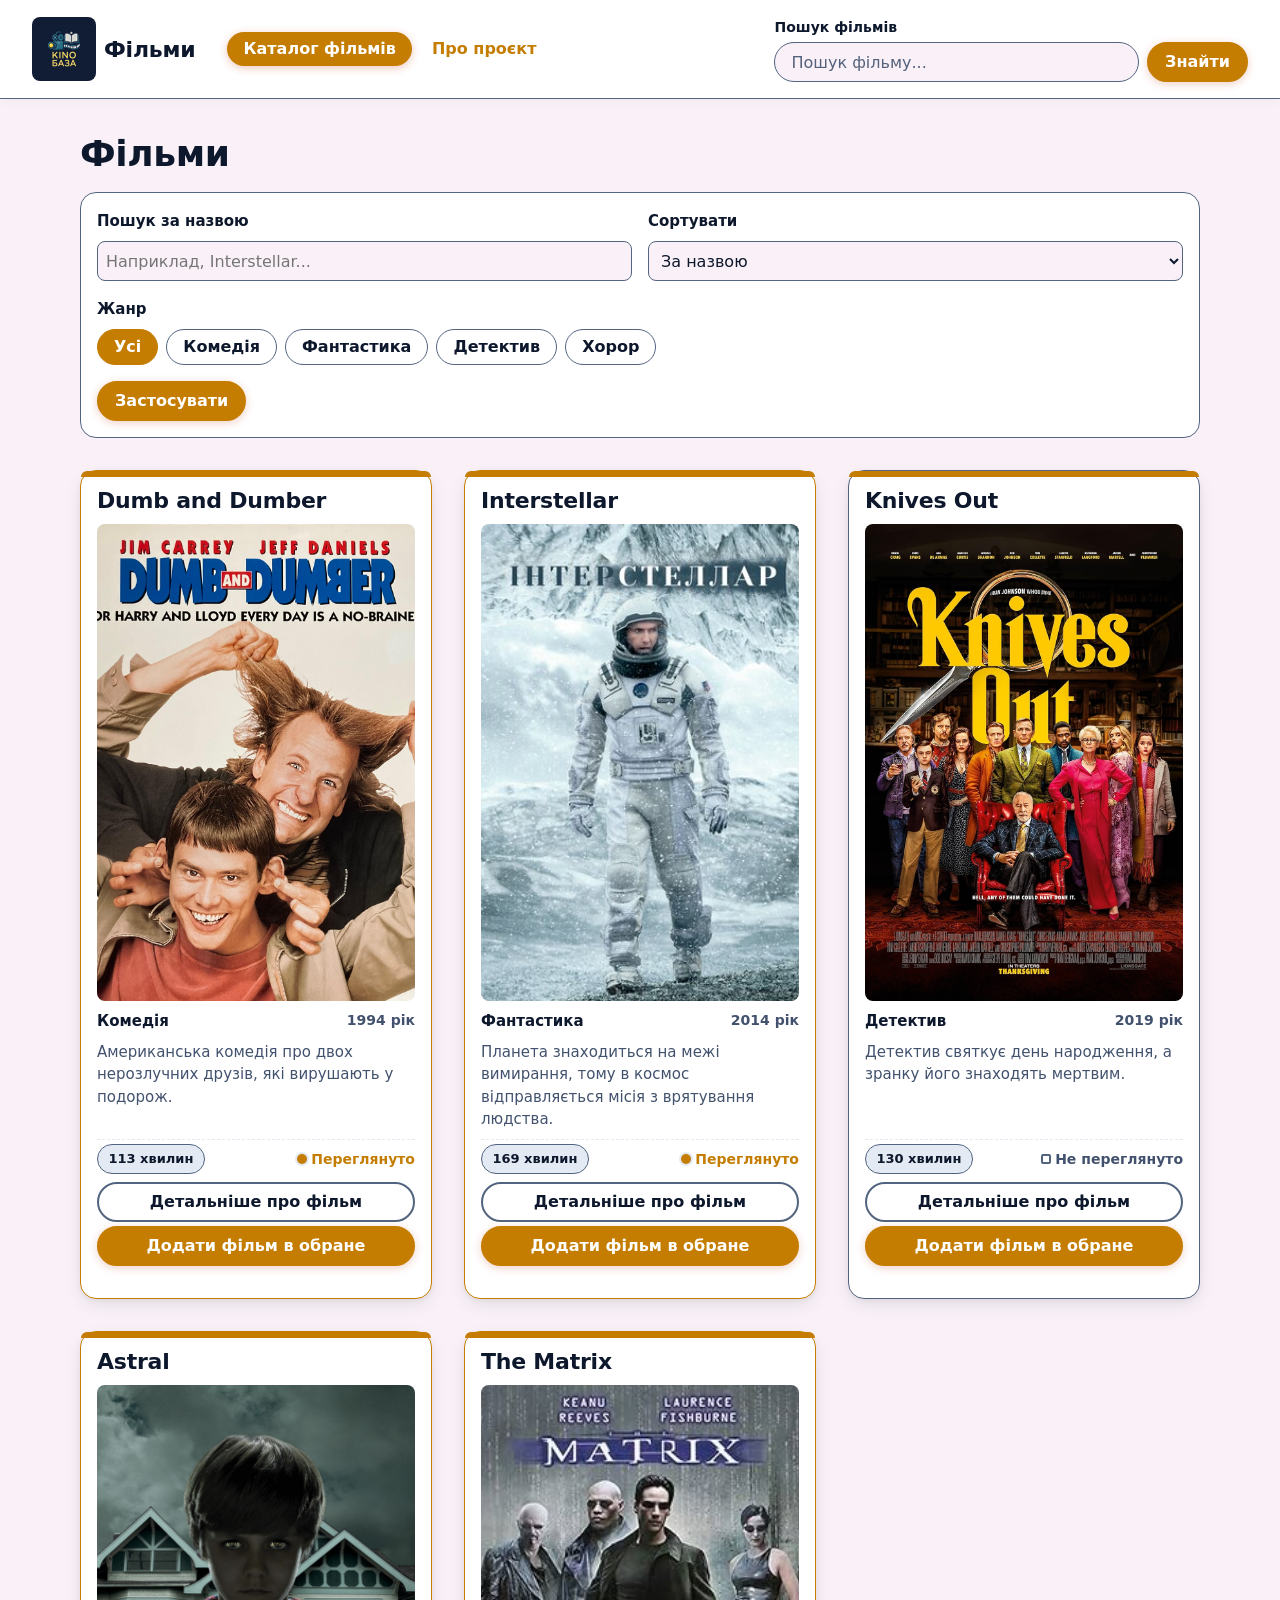
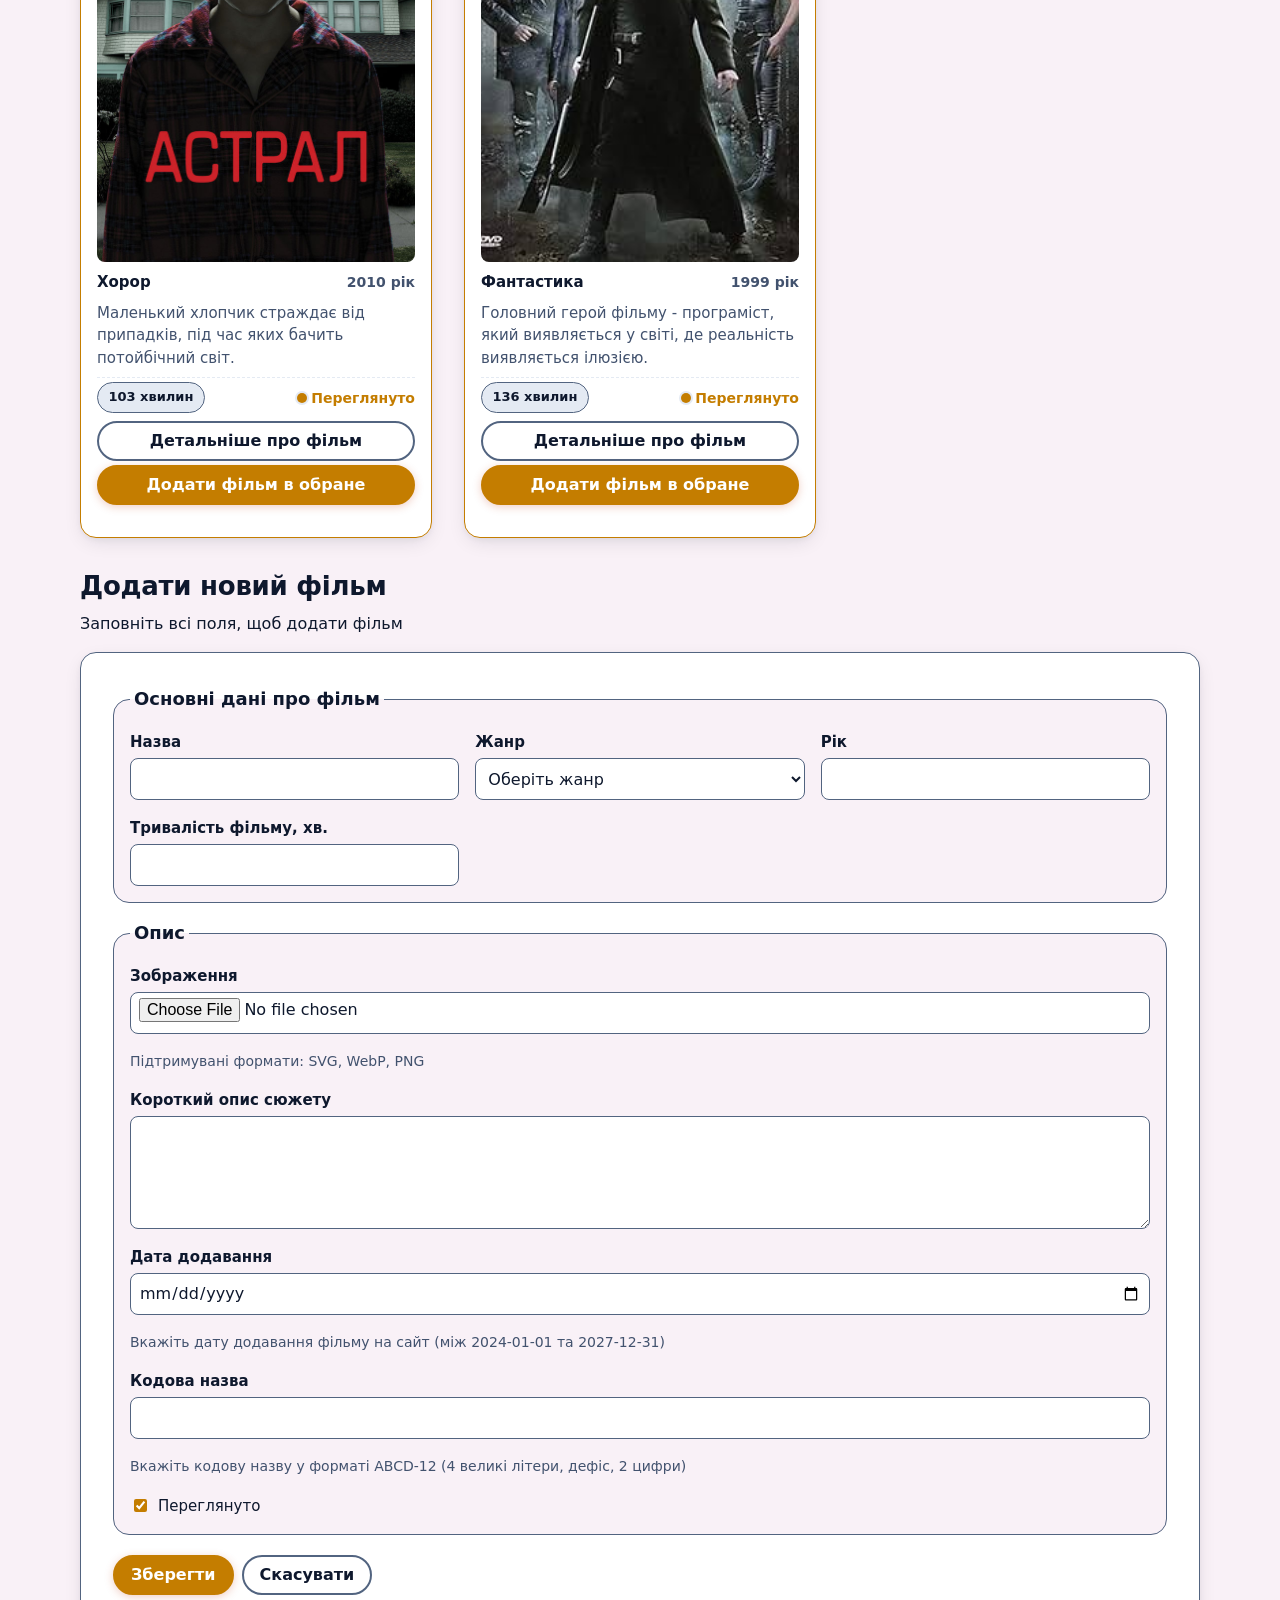
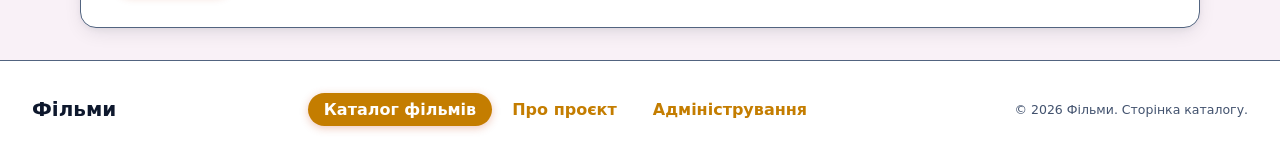
<file: index.html>
<!DOCTYPE html>
<html lang="uk">
<head>
  <meta charset="UTF-8">
  <title>Film catalog | by Bachysh</title>
  <meta name="viewport" content="width=device-width, initial-scale=1">
  <meta name="description" content="Каталог фільмів з можливістю додавання нових фільмів та сортування за різними критеріями.">
  <link rel="icon" href="favicon.ico" sizes="any">
  <link rel="stylesheet" href="css/main.css">
</head>
<body>
  <a class="skip-link" href="#content">До фільмів</a>

  <header class="site-header">
    <p class="site-header__brand">
      <a class="site-header__logo" href="index.html">
        <img src="favicon.ico" width="64" height="64" alt="logo">
        Фільми
      </a>
    </p>

    <nav class="site-nav" aria-label="Основна навігація">
      <ul class="site-nav__list">
        <li><a class="site-nav__link" href="index.html" aria-current="page">Каталог фільмів</a></li>
        <li><a class="site-nav__link" href="about.html">Про проєкт</a></li>
      </ul>
    </nav>

    <search class="site-search">
      <form class="site-search__form" action="index.html" method="get" role="search">
        <label class="site-search__label" for="search_field">Пошук фільмів</label>
        <input class="site-search__input" id="search_field" name="q" type="search" placeholder="Пошук фільму..." maxlength="80">
        <button class="button button--primary" type="submit">Знайти</button>
      </form>
    </search>
  </header>

  <main class="page" id="content">
    <section id="menu" aria-labelledby="menu-title">
      <h1 id="menu-title">Фільми</h1>

<form class="filters" action="index.html" method="get">
        <p class="filters__field">
          <label class="filters__label" for="filter-q">Пошук за назвою</label>
          <input class="filters__control" id="filter-q" name="q" type="search" placeholder="Наприклад, Interstellar...">
        </p>

        <p class="filters__field">
          <label class="filters__label" for="sort">Сортувати</label>
          <select class="filters__control" id="sort" name="sort">
            <option value="name" selected>За назвою</option>
            <option value="year-asc">За роком: спочатку старі</option>
            <option value="year-desc">За роком: спочатку нові</option>
            <option value="duration-asc">За тривалістю: спочатку короткі</option>
            <option value="duration-desc">За тривалістю: спочатку довгі</option>
          </select>
        </p>

        <fieldset class="filters__categories">
          <legend class="filters__legend">Жанр</legend>
          <div class="chips">
            <label class="chip">
              <input class="chip__input" type="radio" name="category" value="all" checked>
              Усі
            </label>
            <label class="chip">
              <input class="chip__input" type="radio" name="category" value="comedy">
              Комедія
            </label>
            <label class="chip">
              <input class="chip__input" type="radio" name="category" value="fantasy">
              Фантастика
            </label>
            <label class="chip">
              <input class="chip__input" type="radio" name="category" value="detective">
              Детектив
            </label>
            <label class="chip">
              <input class="chip__input" type="radio" name="category" value="horror">
              Хорор
            </label>
          </div>
        </fieldset>

        <p class="filters__field filters__field--action">
          <button class="button button--primary" type="submit">Застосувати</button>
        </p>
      </form>

<ul class="catalog__list">
        <li class="catalog__item">
          <article class="card card--watched">
            <h2 class="card__title">
              <a class="card__title-link" href="details.html">Dumb and Dumber</a>
            </h2>
            <p class="card__media">
              <img src="images/dumb_and_dumber.jpg" width="256" height="320" alt="dumb_and_dumber">
            </p>
            <div class="card__top-meta">
              <p class="card__genre">Комедія</p>
              <p class="card__year"><data value="1994">1994 рік</data></p>
            </div>
            <p class="card__description">Американська комедія про двох нерозлучних друзів, які вирушають у подорож.</p>
            <div class="card__footer">
              <p class="card__duration"><data value="113">113 хвилин</data></p>
              <p class="status status--watched">Переглянуто</p>
            </div>
            <p class="card__actions">
              <a class="button button--secondary" href="details.html">Детальніше про фільм</a>
              <button class="button button--primary" type="button">Додати фільм в обране</button>
            </p>
          </article>
        </li>

        <li class="catalog__item">
          <article class="card card--watched">
            <h2 class="card__title">
              <a class="card__title-link" href="details.html">Interstellar</a>
            </h2>
            <p class="card__media">
              <img src="images/interstellar.jpg" width="256" height="320" alt="film2">
            </p>
            <div class="card__top-meta">
              <p class="card__genre">Фантастика</p>
              <p class="card__year"><data value="2014">2014 рік</data></p>
            </div>
            <p class="card__description">Планета знаходиться на межі вимирання, тому в космос відправляється місія з врятування людства.</p>
            <div class="card__footer">
              <p class="card__duration"><data value="169">169 хвилин</data></p>
              <p class="status status--watched">Переглянуто</p>
            </div>
            <p class="card__actions">
              <a class="button button--secondary" href="details.html">Детальніше про фільм</a>
              <button class="button button--primary" type="button">Додати фільм в обране</button>
            </p>
          </article>
        </li>

        <li class="catalog__item">
          <article class="card card--unwatched">
            <h2 class="card__title">
              <a class="card__title-link" href="details.html">Knives Out</a>
            </h2>
            <p class="card__media">
              <img src="images/knives_out.jpg" width="256" height="320" alt="Knives Out">
            </p>
            <div class="card__top-meta">
              <p class="card__genre">Детектив</p>
              <p class="card__year"><data value="2019">2019 рік</data></p>
            </div>
            <p class="card__description">Детектив святкує день народження, а зранку його знаходять мертвим.</p>
            <div class="card__footer">
              <p class="card__duration"><data value="130">130 хвилин</data></p>
              <p class="status status--unwatched">Не переглянуто</p>
            </div>
            <p class="card__actions">
              <a class="button button--secondary" href="details.html">Детальніше про фільм</a>
              <button class="button button--primary" type="button">Додати фільм в обране</button>
            </p>
          </article>
        </li>

        <li class="catalog__item">
          <article class="card card--watched">
            <h2 class="card__title">
              <a class="card__title-link" href="details.html">Astral</a>
            </h2>
            <p class="card__media">
              <img src="images/astral.jpg" width="256" height="320" alt="Astral">
            </p>
            <div class="card__top-meta">
              <p class="card__genre">Хорор</p>
              <p class="card__year"><data value="2010">2010 рік</data></p>
            </div>
            <p class="card__description">Маленький хлопчик страждає від припадків, під час яких бачить потойбічний світ.</p>
            <div class="card__footer">
              <p class="card__duration"><data value="103">103 хвилин</data></p>
              <p class="status status--watched">Переглянуто</p>
            </div>
            <p class="card__actions">
              <a class="button button--secondary" href="details.html">Детальніше про фільм</a>
              <button class="button button--primary" type="button">Додати фільм в обране</button>
            </p>
          </article>
        </li>

        <li class="catalog__item">
          <article class="card card--watched">
            <h2 class="card__title">
              <a class="card__title-link" href="details.html">The Matrix</a>
            </h2>
            <p class="card__media">
              <img src="images/the_matrix.jpg" width="256" height="320" alt="The Matrix">
            </p>
            <div class="card__top-meta">
              <p class="card__genre">Фантастика</p>
              <p class="card__year"><data value="1999">1999 рік</data></p>
            </div>
            <p class="card__description">Головний герой фільму - програміст, який виявляється у світі, де реальність виявляється ілюзією.</p>
            <div class="card__footer">
              <p class="card__duration"><data value="136">136 хвилин</data></p>
              <p class="status status--watched">Переглянуто</p>
            </div>
            <p class="card__actions">
              <a class="button button--secondary" href="details.html">Детальніше про фільм</a>
              <button class="button button--primary" type="button">Додати фільм в обране</button>
            </p>
          </article>
        </li>
      </ul>
    </section>

    <section id="add" aria-labelledby="add-title">
      <h2 id="add-title">Додати новий фільм</h2>
      <p>Заповніть всі поля, щоб додати фільм</p>

      <form class="form" id="add-film" action="#add" method="get">
        <fieldset class="form__group">
          <legend class="form__legend">Основні дані про фільм</legend>

          <p class="form__field">
            <label class="form__label" for="name">Назва</label>
            <input id="name" name="name" type="text" required maxlength="80" autocomplete="off">
          </p>

          <p class="form__field">
            <label class="form__label" for="category">Жанр</label>
            <select id="category" name="category" required>
              <option value="">Оберіть жанр</option>
              <option value="comedy">Комедія</option>
              <option value="fantasy">Фантастика</option>
              <option value="detective">Детектив</option>
              <option value="horror">Хорор</option>
            </select>
          </p>

          <p class="form__field">
            <label class="form__label" for="year">Рік</label>
            <input id="year" name="year" type="number" required min="1900" max="3000" step="1" inputmode="numeric">
          </p>

          <p class="form__field">
            <label class="form__label" for="duration">Тривалість фільму, хв.</label>
            <input id="duration" name="duration" type="number" required max="1440" min="1" title="Вкажіть тривалість фільму (число)">
          </p>
        </fieldset>

        <fieldset class="form__group">
          <legend class="form__legend">Опис</legend>

          <p class="form__field">
            <label class="form__label" for="image">Зображення</label>
            <input id="image" name="image" type="file" accept="image/svg+xml,image/webp,image/png" required>
          </p>
          <p class="form__hint" id="image-hint">Підтримувані формати: SVG, WebP, PNG</p>

          <p class="form__field">
            <label class="form__label" for="plot">Короткий опис сюжету</label>
            <textarea id="plot" name="plot" required maxlength="300" rows="4"></textarea>
          </p>

          <p class="form__field">
            <label class="form__label" for="addedAt">Дата додавання</label>
            <input id="addedAt" name="addedAt" type="date" required min="2024-01-01" max="2027-12-31">
          </p>
          <p class="form__hint" id="addedAt-hint">Вкажіть дату додавання фільму на сайт (між 2024-01-01 та 2027-12-31)</p>

          <p class="form__field">
            <label class="form__label" for="code">Кодова назва</label>
            <input id="code" name="code" type="text" required pattern="^[A-Z]{4}-\d{2}$" maxlength="20"
              aria-describedby="code-hint" autocomplete="off" title="Вкажіть кодову назву у форматі ABCD-12">
          </p>
          <p class="form__hint" id="code-hint">Вкажіть кодову назву у форматі ABCD-12 (4 великі літери, дефіс, 2 цифри)</p>

          <p class="form__field form__field--choice">
            <label class="form__label" for="watched">
              <input id="watched" name="watched" type="checkbox" checked>
              Переглянуто
            </label>
          </p>
        </fieldset>

        <p class="form__actions">
          <button class="button button--primary" type="submit">Зберегти</button>
          <button class="button button--secondary" type="reset">Скасувати</button>
        </p>
      </form>
    </section>
  </main>

  <footer class="site-footer">
    <p class="site-footer__title">Фільми</p>
    <nav aria-label="Основна навігація">
      <ul class="site-footer__list">
        <li><a class="site-footer__link" href="index.html" aria-current="page">Каталог фільмів</a></li>
        <li><a class="site-footer__link" href="about.html">Про проєкт</a></li>
        <li><a class="site-footer__link" href="admin.html">Адміністрування</a></li>
      </ul>
    </nav>
    <p class="site-footer__copy">
      <small>© 2026 Фільми. Сторінка каталогу.</small>
    </p>
  </footer>
</body>
</html>
</file>
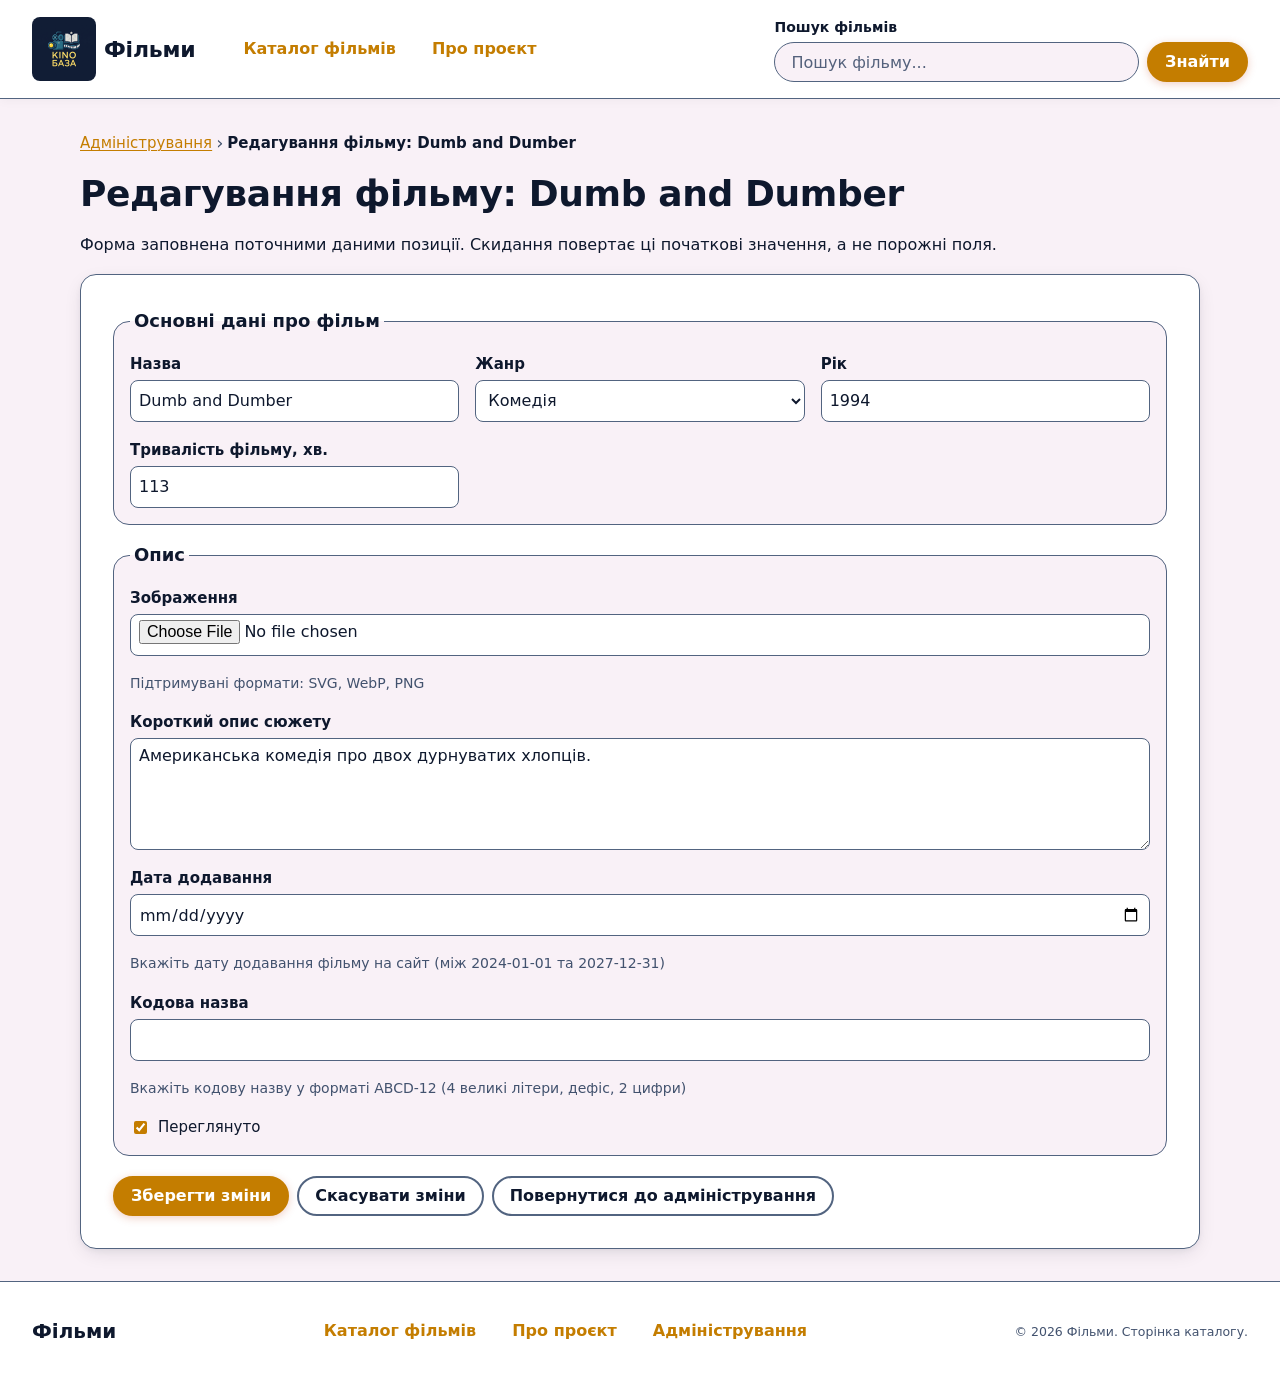
<file: admin-edit.html>
<!DOCTYPE html>
<html lang="uk">
<head>
  <meta charset="UTF-8">
  <title>Edit panel | by Bachysh</title>
  <meta name="viewport" content="width=device-width, initial-scale=1">
  <meta name="description" content="Адміністративна панель для редагування фільмів на сайті.">
  <link rel="icon" href="favicon.ico" sizes="any">
  <link rel="stylesheet" href="css/main.css">
</head>
<body>
  <a class="skip-link" href="#content">Перейти до вмісту</a>

  <header class="site-header">
    <p class="site-header__brand">
      <a class="site-header__logo" href="index.html">
        <img src="favicon.ico" width="64" height="64" alt="logo">
        Фільми
      </a>
    </p>

    <nav class="site-nav" aria-label="Основна навігація">
      <ul class="site-nav__list">
        <li><a class="site-nav__link" href="index.html">Каталог фільмів</a></li>
        <li><a class="site-nav__link" href="about.html">Про проєкт</a></li>
      </ul>
    </nav>

    <search class="site-search">
      <form class="site-search__form" action="index.html" method="get" role="search">
        <label class="site-search__label" for="search_field">Пошук фільмів</label>
        <input class="site-search__input" id="search_field" name="q" type="search" placeholder="Пошук фільму..." maxlength="80">
        <button class="button button--primary" type="submit">Знайти</button>
      </form>
    </search>
  </header>

  <main class="page" id="content">
    <nav class="breadcrumbs" aria-label="Навігаційний ланцюжок (хлібні крихти)">
      <ol class="breadcrumbs__list">
        <li class="breadcrumbs__item"><a href="admin.html">Адміністрування</a></li>
        <li class="breadcrumbs__item"><span aria-current="page">Редагування фільму: Dumb and Dumber</span></li>
      </ol>
    </nav>

    <h1>Редагування фільму: Dumb and Dumber</h1>
    <p>Форма заповнена поточними даними позиції. Скидання повертає ці початкові значення, а не порожні поля.</p>

    <form class="form" id="edit-film" action="admin-edit.html" method="get">
      <input type="hidden" name="id" value="dumb_and_dumber">

      <fieldset class="form__group">
        <legend class="form__legend">Основні дані про фільм</legend>

        <p class="form__field">
          <label class="form__label" for="name">Назва</label>
          <input id="name" name="name" type="text" required maxlength="80" autocomplete="off" value="Dumb and Dumber">
        </p>

        <p class="form__field">
          <label class="form__label" for="category">Жанр</label>
          <select id="category" name="category" required>
            <option value="">Оберіть жанр</option>
            <option value="comedy" selected>Комедія</option>
            <option value="fantasy">Фантастика</option>
            <option value="detective">Детектив</option>
            <option value="horror">Хорор</option>
          </select>
        </p>

        <p class="form__field">
          <label class="form__label" for="year">Рік</label>
          <input id="year" name="year" type="number" required min="1900" max="3000" step="1" inputmode="numeric" value="1994">
        </p>

        <p class="form__field">
          <label class="form__label" for="duration">Тривалість фільму, хв.</label>
          <input id="duration" name="duration" type="number" required max="1440" min="1" title="Вкажіть тривалість фільму (число)" value="113">
        </p>
      </fieldset>

      <fieldset class="form__group">
        <legend class="form__legend">Опис</legend>

        <p class="form__field">
          <label class="form__label" for="image">Зображення</label>
          <input id="image" name="image" type="file" accept="image/svg+xml,image/webp,image/png" required>
        </p>
        <p class="form__hint" id="image-hint">Підтримувані формати: SVG, WebP, PNG</p>

        <p class="form__field">
          <label class="form__label" for="plot">Короткий опис сюжету</label>
          <textarea id="plot" name="plot" required maxlength="300" rows="4">Американська комедія про двох дурнуватих хлопців.</textarea>
        </p>

        <p class="form__field">
          <label class="form__label" for="addedAt">Дата додавання</label>
          <input id="addedAt" name="addedAt" type="date" required min="2024-01-01" max="2027-12-31">
        </p>
        <p class="form__hint" id="addedAt-hint">Вкажіть дату додавання фільму на сайт (між 2024-01-01 та 2027-12-31)</p>

        <p class="form__field">
          <label class="form__label" for="code">Кодова назва</label>
          <input id="code" name="code" type="text" required pattern="^[A-Z]{4}-\d{2}$" maxlength="20"
            aria-describedby="code-hint" autocomplete="off" title="Вкажіть кодову назву у форматі ABCD-12">
        </p>
        <p class="form__hint" id="code-hint">Вкажіть кодову назву у форматі ABCD-12 (4 великі літери, дефіс, 2 цифри)</p>

        <p class="form__field form__field--choice">
          <label class="form__label" for="watched">
            <input id="watched" name="watched" type="checkbox" checked>
            Переглянуто
          </label>
        </p>
      </fieldset>

      <p class="form__actions">
        <button class="button button--primary" type="submit">Зберегти зміни</button>
        <button class="button button--secondary" type="reset">Скасувати зміни</button>
        <a class="button button--secondary" href="admin.html">Повернутися до адміністрування</a>
      </p>
    </form>
  </main>

  <footer class="site-footer">
    <p class="site-footer__title">Фільми</p>
    <nav aria-label="Основна навігація у підвалі">
      <ul class="site-footer__list">
        <li><a class="site-footer__link" href="index.html">Каталог фільмів</a></li>
        <li><a class="site-footer__link" href="about.html">Про проєкт</a></li>
        <li><a class="site-footer__link" href="admin.html">Адміністрування</a></li>
      </ul>
    </nav>
    <p class="site-footer__copy">
      <small>© 2026 Фільми. Сторінка каталогу.</small>
    </p>
  </footer>
</body>
</html>
</file>
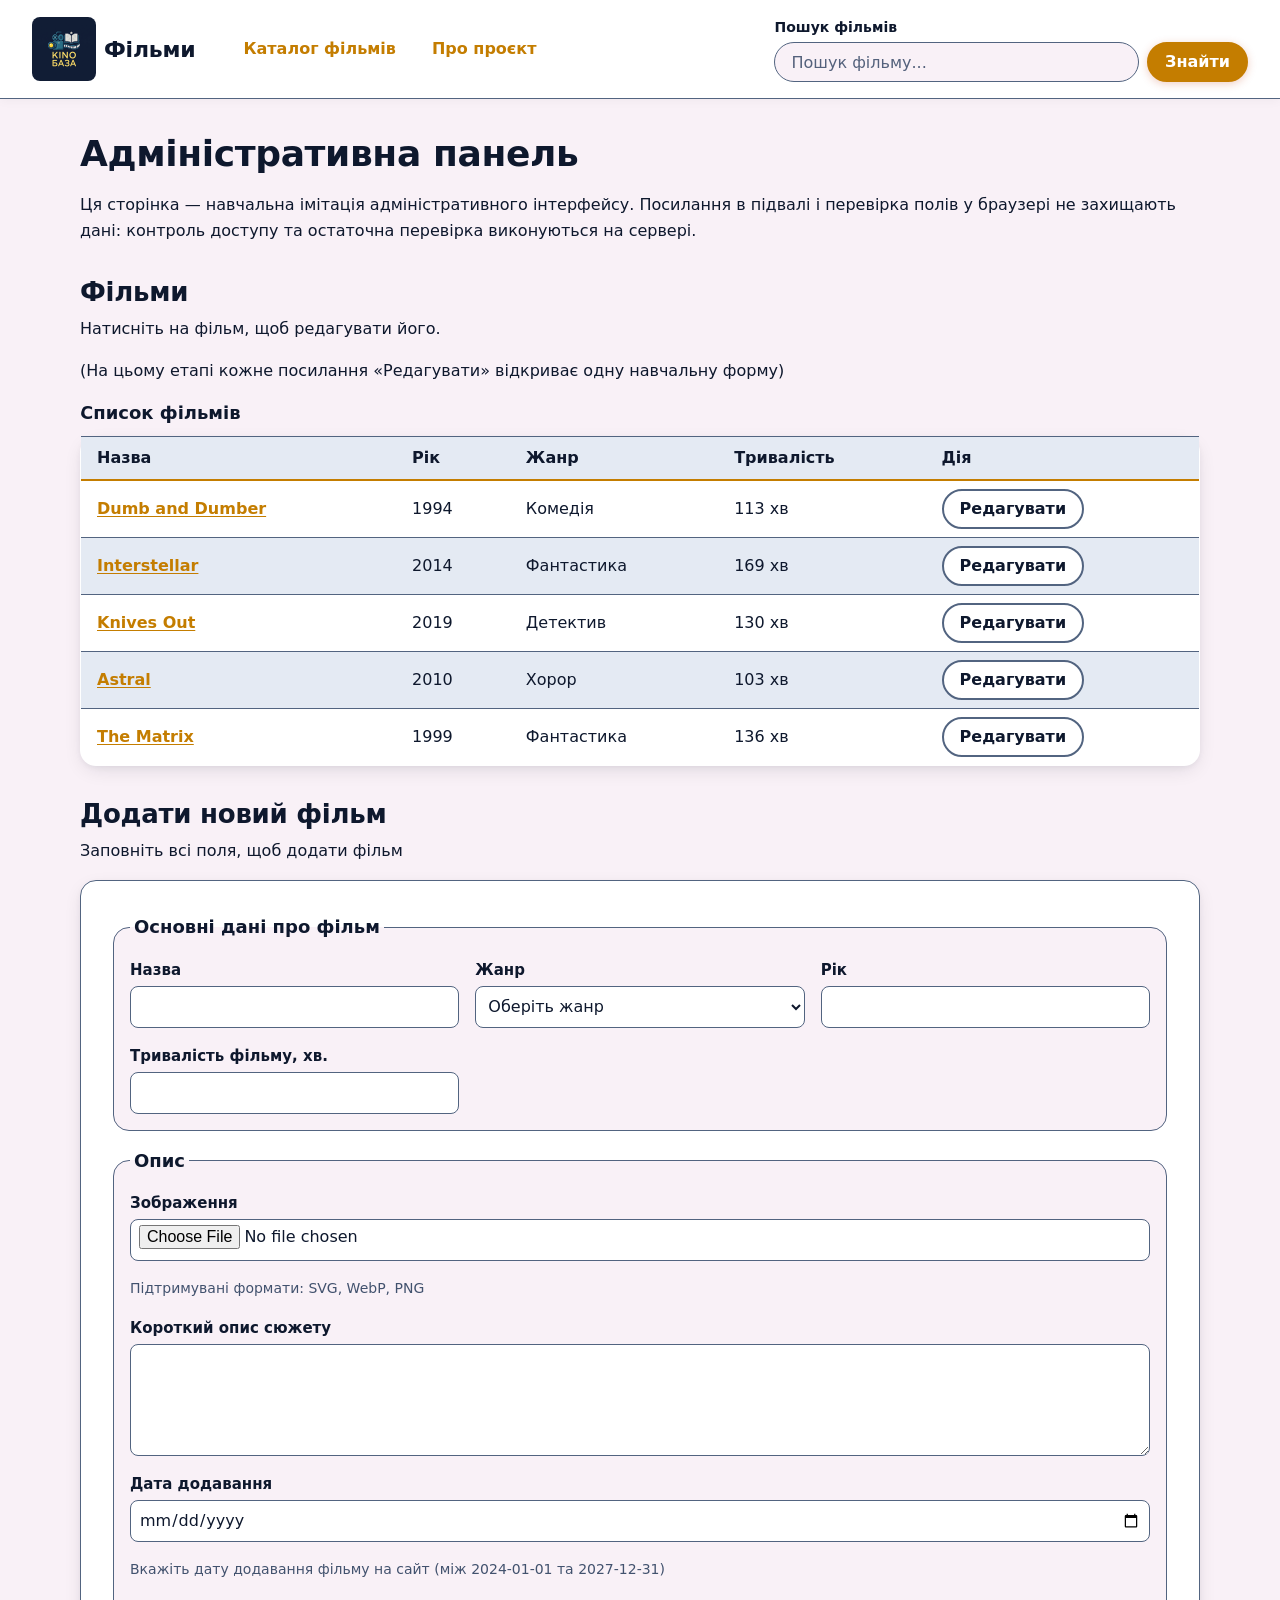
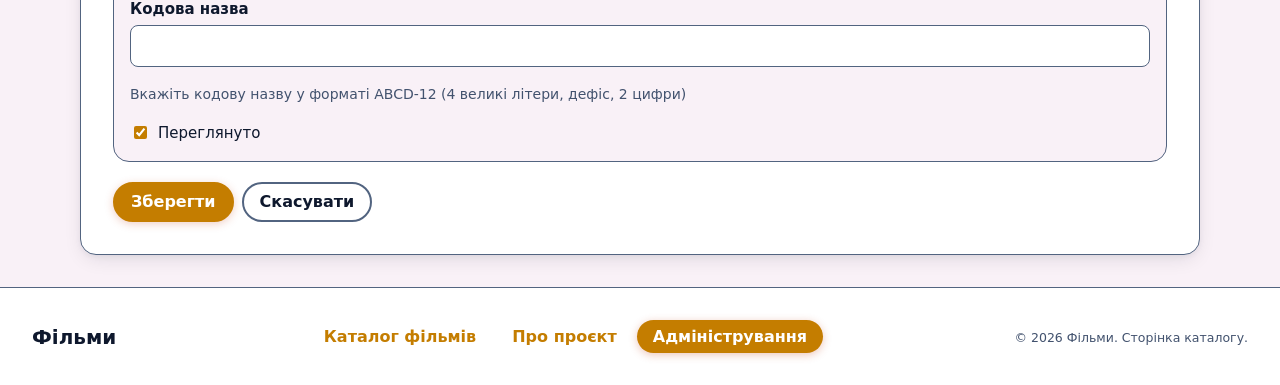
<file: admin.html>
<!DOCTYPE html>
<html lang="uk">
<head>
  <meta charset="UTF-8">
  <title>Admin panel | by Bachysh</title>
  <meta name="viewport" content="width=device-width, initial-scale=1">
  <meta name="description" content="Адміністративна панель для керування фільмами на сайті.">
  <link rel="icon" href="favicon.ico" sizes="any">
  <link rel="stylesheet" href="css/main.css">
</head>
<body>
  <a class="skip-link" href="#content">Перейти до вмісту</a>

  <header class="site-header">
    <p class="site-header__brand">
      <a class="site-header__logo" href="index.html">
        <img src="favicon.ico" width="64" height="64" alt="KINO БАЗА logo">
        <span>Фільми</span>
      </a>
    </p>

    <nav class="site-nav" aria-label="Основна навігація">
      <ul class="site-nav__list">
        <li><a class="site-nav__link" href="index.html">Каталог фільмів</a></li>
        <li><a class="site-nav__link" href="about.html">Про проєкт</a></li>
      </ul>
    </nav>

    <search class="site-search">
      <form class="site-search__form" action="index.html" method="get" role="search">
        <label class="site-search__label" for="search_field">Пошук фільмів</label>
        <input class="site-search__input" id="search_field" name="q" type="search" placeholder="Пошук фільму..." maxlength="80">
        <button class="button button--primary" type="submit">Знайти</button>
      </form>
    </search>
  </header>

  <main class="page" id="content">
    <h1>Адміністративна панель</h1>
    <p>
      Ця сторінка — навчальна імітація адміністративного інтерфейсу.
      Посилання в підвалі і перевірка полів у браузері не захищають дані:
      контроль доступу та остаточна перевірка виконуються на сервері.
    </p>

    <section aria-labelledby="films-title">
      <h2 id="films-title">Фільми</h2>
      <p>Натисніть на фільм, щоб редагувати його.</p>
      <p>(На цьому етапі кожне посилання «Редагувати» відкриває одну навчальну форму)</p>

      <table class="data-table">
        <caption>Список фільмів</caption>
        <thead>
          <tr>
            <th scope="col">Назва</th>
            <th scope="col">Рік</th>
            <th scope="col">Жанр</th>
            <th scope="col">Тривалість</th>
            <th scope="col">Дія</th>
          </tr>
        </thead>
        <tbody>
          <tr>
            <th scope="row"><a href="admin-edit.html">Dumb and Dumber</a></th>
            <td class="data-table__number"><data value="1994">1994</data></td>
            <td>Комедія</td>
            <td class="data-table__number"><data value="113">113 хв</data></td>
            <td>
              <div class="data-table__actions">
                <a class="button button--secondary" href="admin-edit.html">Редагувати</a>
              </div>
            </td>
          </tr>
          <tr>
            <th scope="row"><a href="admin-edit.html">Interstellar</a></th>
            <td class="data-table__number"><data value="2014">2014</data></td>
            <td>Фантастика</td>
            <td class="data-table__number"><data value="169">169 хв</data></td>
            <td>
              <div class="data-table__actions">
                <a class="button button--secondary" href="admin-edit.html">Редагувати</a>
              </div>
            </td>
          </tr>
          <tr>
            <th scope="row"><a href="admin-edit.html">Knives Out</a></th>
            <td class="data-table__number"><data value="2019">2019</data></td>
            <td>Детектив</td>
            <td class="data-table__number"><data value="130">130 хв</data></td>
            <td>
              <div class="data-table__actions">
                <a class="button button--secondary" href="admin-edit.html">Редагувати</a>
              </div>
            </td>
          </tr>
          <tr>
            <th scope="row"><a href="admin-edit.html">Astral</a></th>
            <td class="data-table__number"><data value="2010">2010</data></td>
            <td>Хорор</td>
            <td class="data-table__number"><data value="103">103 хв</data></td>
            <td>
              <div class="data-table__actions">
                <a class="button button--secondary" href="admin-edit.html">Редагувати</a>
              </div>
            </td>
          </tr>
          <tr>
            <th scope="row"><a href="admin-edit.html">The Matrix</a></th>
            <td class="data-table__number"><data value="1999">1999</data></td>
            <td>Фантастика</td>
            <td class="data-table__number"><data value="136">136 хв</data></td>
            <td>
              <div class="data-table__actions">
                <a class="button button--secondary" href="admin-edit.html">Редагувати</a>
              </div>
            </td>
          </tr>
        </tbody>
      </table>
    </section>

    <section aria-labelledby="add-title">
      <h2 id="add-title">Додати новий фільм</h2>
      <p>Заповніть всі поля, щоб додати фільм</p>

      <form class="form" id="add-film" action="admin.html" method="get">
        <fieldset class="form__group">
          <legend class="form__legend">Основні дані про фільм</legend>

          <p class="form__field">
            <label class="form__label" for="name">Назва</label>
            <input id="name" name="name" type="text" required maxlength="80" autocomplete="off">
          </p>

          <p class="form__field">
            <label class="form__label" for="category">Жанр</label>
            <select id="category" name="category" required>
              <option value="">Оберіть жанр</option>
              <option value="comedy">Комедія</option>
              <option value="fantasy">Фантастика</option>
              <option value="detective">Детектив</option>
              <option value="horror">Хорор</option>
            </select>
          </p>

          <p class="form__field">
            <label class="form__label" for="year">Рік</label>
            <input id="year" name="year" type="number" required min="1900" max="3000" step="1" inputmode="numeric">
          </p>

          <p class="form__field">
            <label class="form__label" for="duration">Тривалість фільму, хв.</label>
            <input id="duration" name="duration" type="number" required max="1440" min="1" title="Вкажіть тривалість фільму (число)">
          </p>
        </fieldset>

        <fieldset class="form__group">
          <legend class="form__legend">Опис</legend>

          <p class="form__field">
            <label class="form__label" for="image">Зображення</label>
            <input id="image" name="image" type="file" accept="image/svg+xml,image/webp,image/png" required>
          </p>
          <p class="form__hint" id="image-hint">Підтримувані формати: SVG, WebP, PNG</p>

          <p class="form__field">
            <label class="form__label" for="plot">Короткий опис сюжету</label>
            <textarea id="plot" name="plot" required maxlength="300" rows="4"></textarea>
          </p>

          <p class="form__field">
            <label class="form__label" for="addedAt">Дата додавання</label>
            <input id="addedAt" name="addedAt" type="date" required min="2024-01-01" max="2027-12-31">
          </p>
          <p class="form__hint" id="addedAt-hint">Вкажіть дату додавання фільму на сайт (між 2024-01-01 та 2027-12-31)</p>

          <p class="form__field">
            <label class="form__label" for="code">Кодова назва</label>
            <input id="code" name="code" type="text" required pattern="^[A-Z]{4}-\d{2}$" maxlength="20"
              aria-describedby="code-hint" autocomplete="off" title="Вкажіть кодову назву у форматі ABCD-12">
          </p>
          <p class="form__hint" id="code-hint">Вкажіть кодову назву у форматі ABCD-12 (4 великі літери, дефіс, 2 цифри)</p>

          <p class="form__field form__field--choice">
            <label class="form__label" for="watched">
              <input id="watched" name="watched" type="checkbox" checked>
              Переглянуто
            </label>
          </p>
        </fieldset>

        <p class="form__actions">
          <button class="button button--primary" type="submit">Зберегти</button>
          <button class="button button--secondary" type="reset">Скасувати</button>
        </p>
      </form>
    </section>
  </main>

  <footer class="site-footer">
    <p class="site-footer__title">Фільми</p>
    <nav aria-label="Основна навігація у підвалі">
      <ul class="site-footer__list">
        <li><a class="site-footer__link" href="index.html">Каталог фільмів</a></li>
        <li><a class="site-footer__link" href="about.html">Про проєкт</a></li>
        <li><a class="site-footer__link" href="admin.html" aria-current="page">Адміністрування</a></li>
      </ul>
    </nav>
    <p class="site-footer__copy">
      <small>© 2026 Фільми. Сторінка каталогу.</small>
    </p>
  </footer>
</body>
</html>
</file>
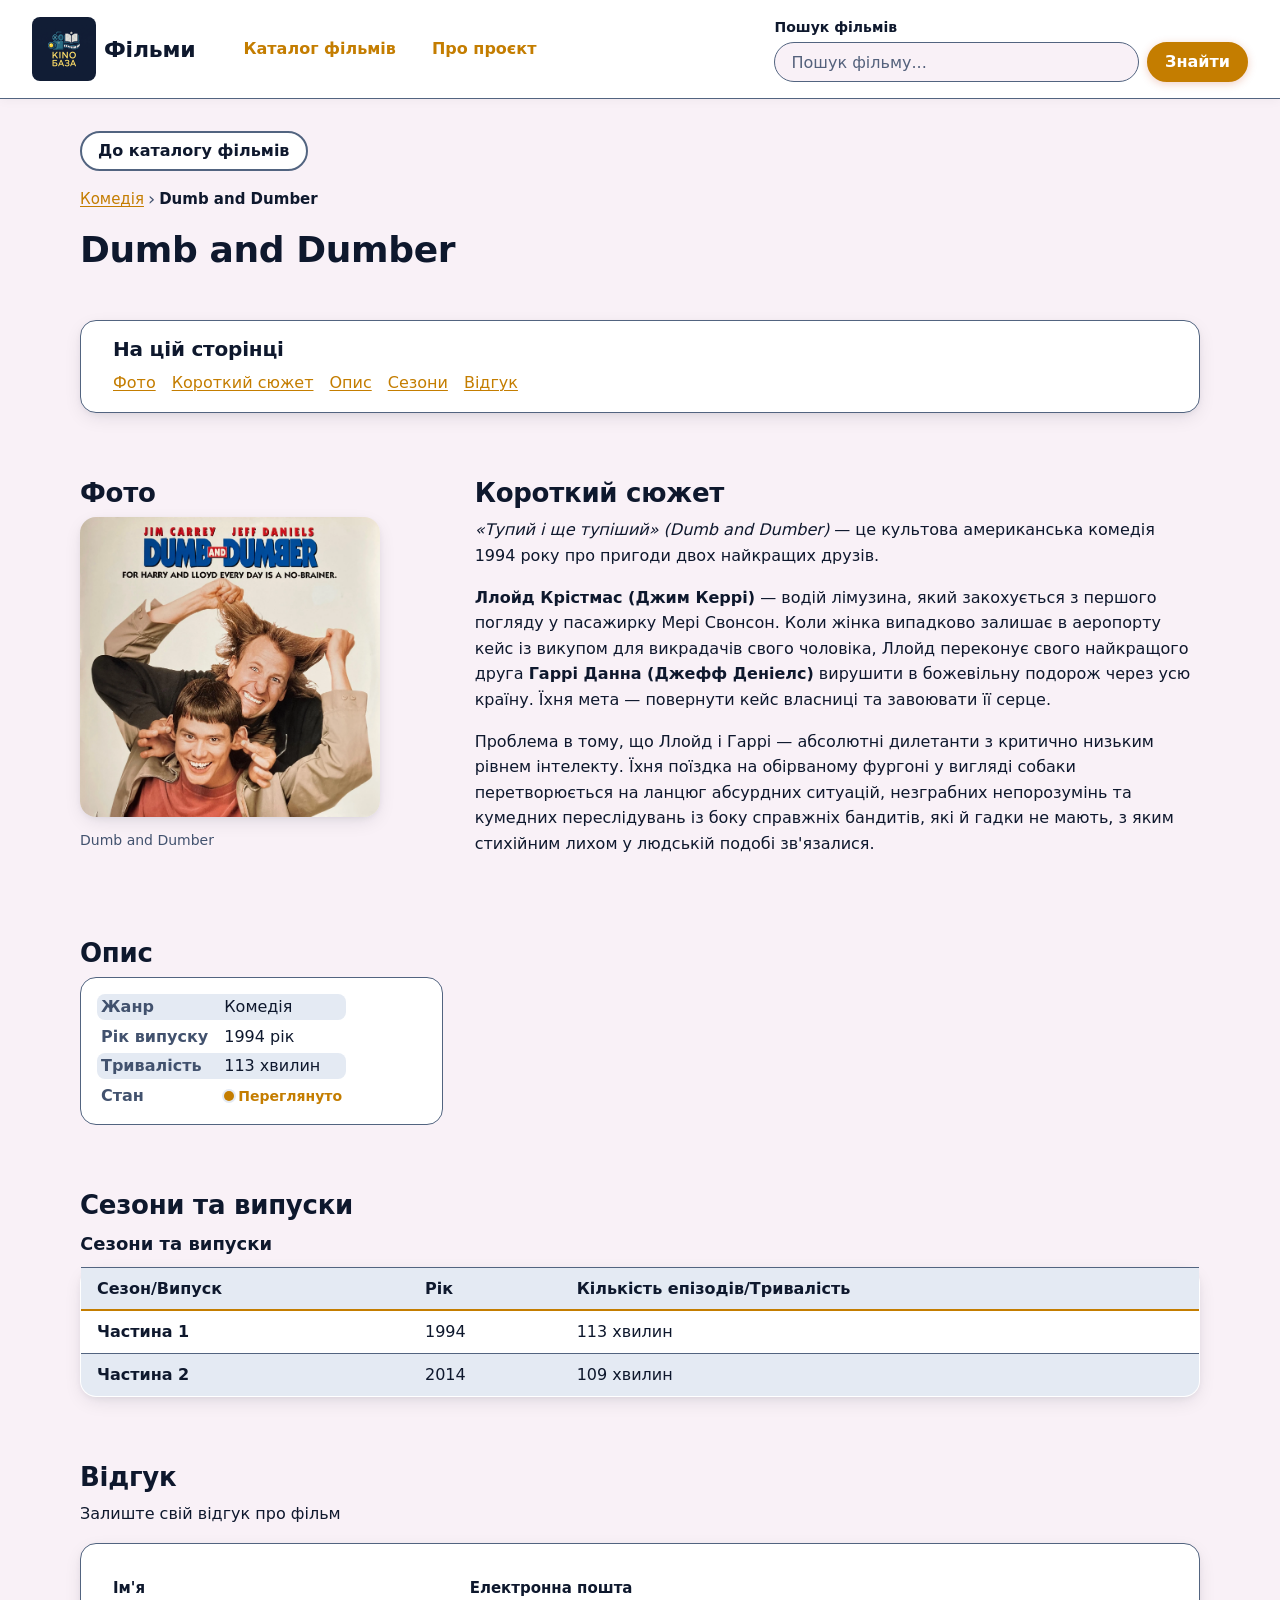
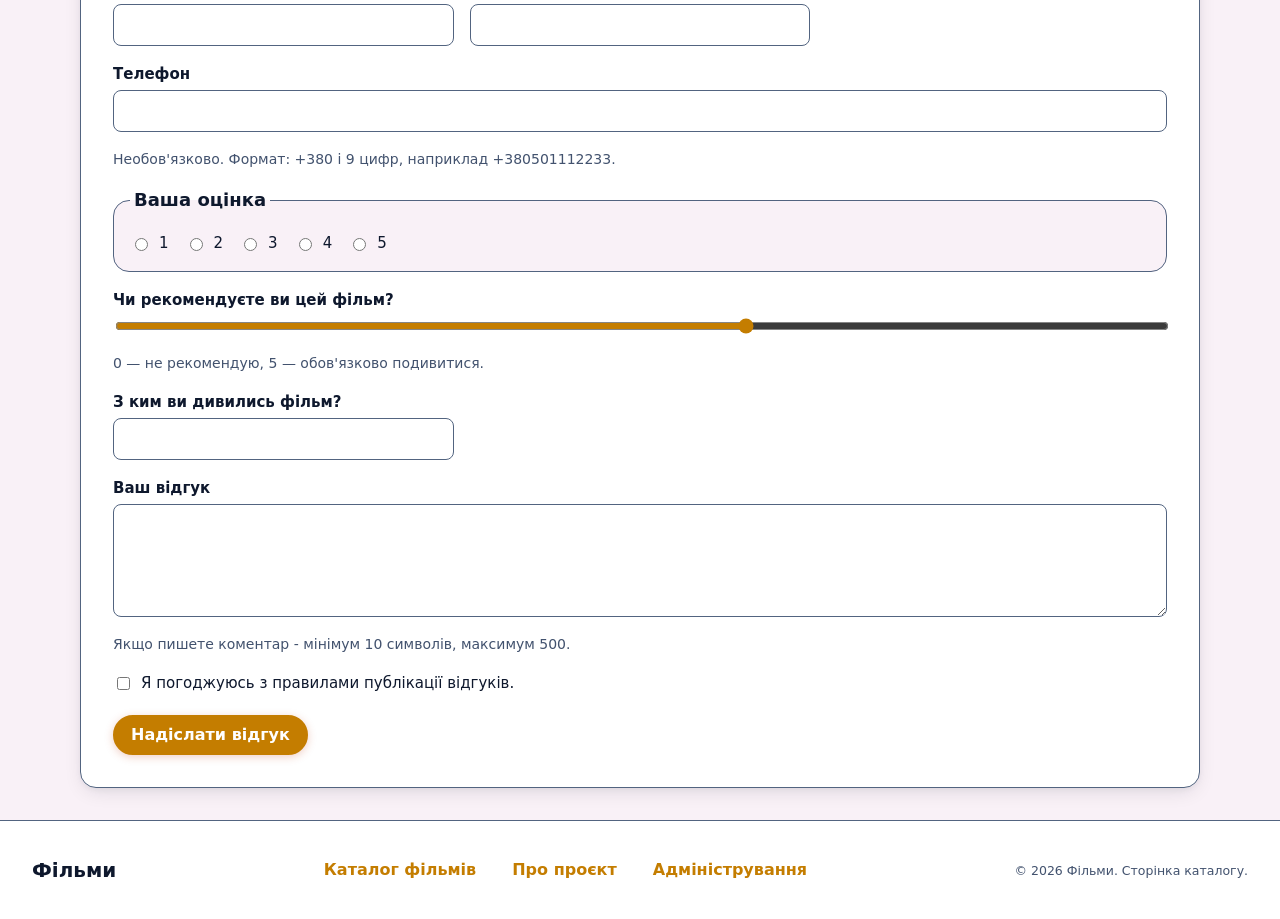
<file: details.html>
<!DOCTYPE html>
<html lang="uk">
<head>
  <meta charset="UTF-8">
  <title>Film details | by Bachysh</title>
  <meta name="viewport" content="width=device-width, initial-scale=1">
  <meta name="description" content="Деталі про фільм 'Dumb and Dumber'.">
  <link rel="icon" href="favicon.ico" sizes="any">
  <link rel="stylesheet" href="css/main.css">
</head>
<body>
  <a class="skip-link" href="#content">Перейти до вмісту</a>

  <header class="site-header">
    <p class="site-header__brand">
      <a class="site-header__logo" href="index.html">
        <img src="favicon.ico" width="64" height="64" alt="KINO БАЗА logo">
        <span>Фільми</span>
      </a>
    </p>

    <nav class="site-nav" aria-label="Основна навігація">
      <ul class="site-nav__list">
        <li><a class="site-nav__link" href="index.html">Каталог фільмів</a></li>
        <li><a class="site-nav__link" href="about.html">Про проєкт</a></li>
      </ul>
    </nav>

    <search class="site-search">
      <form class="site-search__form" action="index.html" method="get" role="search">
        <label class="site-search__label" for="search_field">Пошук фільмів</label>
        <input class="site-search__input" id="search_field" name="q" type="search" placeholder="Пошук фільму..." maxlength="80">
        <button class="button button--primary" type="submit">Знайти</button>
      </form>
    </search>
  </header>

  <main class="page" id="content">
    <section id="film" aria-labelledby="item-title">
      <p>
        <a class="button button--secondary" href="index.html">До каталогу фільмів</a>
      </p>

      <nav class="breadcrumbs" aria-label="Навігаційне меню">
        <ol class="breadcrumbs__list">
          <li class="breadcrumbs__item"><a href="index.html">Комедія</a></li>
          <li class="breadcrumbs__item"><span aria-current="page">Dumb and Dumber</span></li>
        </ol>
      </nav>

      <article class="item" aria-labelledby="item-title">
        <h1 id="item-title">Dumb and Dumber</h1>

        <nav class="toc" aria-label="На цій сторінці">
          <h2>На цій сторінці</h2>
          <ul class="toc__list">
            <li><a href="#item-photo">Фото</a></li>
            <li><a href="#item-short-plot">Короткий сюжет</a></li>
            <li><a href="#item-description">Опис</a></li>
            <li><a href="#item-seasons">Сезони</a></li>
            <li><a href="#item-review">Відгук</a></li>
          </ul>
        </nav>

        <div class="item-layout">
        <section class="item-photo" id="item-photo" aria-labelledby="item-photo-title">
          <h2 id="item-photo-title">Фото</h2>
          <figure>
            <picture>
              <source srcset="images/dumb_and_dumber.webp" type="image/webp">
              <img src="images/dumb_and_dumber.jpg" width="300" height="450" fetchpriority="high" alt="Dumb and Dumber movie poster">
            </picture>
            <figcaption>Dumb and Dumber</figcaption>
          </figure>
        </section>

        <section id="item-short-plot" aria-labelledby="item-short-plot-title">
          <h2 id="item-short-plot-title">Короткий сюжет</h2>
          <p>
            <dfn>«Тупий і ще тупіший» (Dumb and Dumber)</dfn> — це культова американська комедія 1994 року про пригоди двох найкращих друзів.
          </p>
          <p>
            <strong>Ллойд Крістмас (Джим Керрі)</strong> — водій лімузина, який закохується з першого погляду у пасажирку Мері Свонсон.
            Коли жінка випадково залишає в аеропорту кейс із викупом для викрадачів свого чоловіка, Ллойд переконує свого найкращого друга <strong>Гаррі Данна (Джефф Деніелс)</strong> вирушити в божевільну подорож через усю країну.
            Їхня мета — повернути кейс власниці та завоювати її серце.
          </p>
          <p>
            Проблема в тому, що Ллойд і Гаррі — абсолютні дилетанти з критично низьким рівнем інтелекту.
            Їхня поїздка на обірваному фургоні у вигляді собаки перетворюється на ланцюг абсурдних ситуацій,
            незграбних непорозумінь та кумедних переслідувань із боку справжніх бандитів, які й гадки не мають,
            з яким стихійним лихом у людській подобі зв'язалися.
          </p>
          <!-- <p>
            Фільм відомий своїм абсурдним гумором, комічними ситуаціями та непередбачуваними поворотами сюжету.
            Він став класикою жанру комедії та здобув культовий статус серед глядачів.
          </p> -->
        </section>

        <section id="item-description" aria-labelledby="item-description-title">
          <h2 id="item-description-title">Опис</h2>
          <dl class="specs">
            <div class="specs__pair">
              <dt class="specs__term">Жанр</dt>
              <dd class="specs__value">Комедія</dd>
            </div>

            <div class="specs__pair">
              <dt class="specs__term">Рік випуску</dt>
              <dd class="specs__value"><data value="1994">1994 рік</data></dd>
            </div>

            <div class="specs__pair">
              <dt class="specs__term">Тривалість</dt>
              <dd class="specs__value"><data value="113">113 хвилин</data></dd>
            </div>

            <div class="specs__pair">
              <dt class="specs__term">Стан</dt>
              <dd class="specs__value"><span class="status status--watched">Переглянуто</span></dd>
            </div>
          </dl>
        </section>
        </div>

        <section id="item-seasons" aria-labelledby="item-seasons-title">
          <h2 id="item-seasons-title">Сезони та випуски</h2>
          <table class="data-table">
            <caption>Сезони та випуски</caption>
            <thead>
              <tr>
                <th scope="col">Сезон/Випуск</th>
                <th scope="col">Рік</th>
                <th scope="col">Кількість епізодів/Тривалість</th>
              </tr>
            </thead>
            <tbody>
              <tr>
                <th scope="row">Частина 1</th>
                <td class="data-table__number"><data value="1994">1994</data></td>
                <td class="data-table__number"><data value="113">113 хвилин</data></td>
              </tr>
              <tr>
                <th scope="row">Частина 2</th>
                <td class="data-table__number"><data value="2014">2014</data></td>
                <td class="data-table__number"><data value="109">109 хвилин</data></td>
              </tr>
            </tbody>
          </table>
        </section>

        <section id="item-review" aria-labelledby="item-review-title">
          <h2 id="item-review-title">Відгук</h2>
          <p>Залиште свій відгук про фільм</p>

          <form class="form" id="review-form" action="details.html#review" method="get">
            <p class="form__field">
              <label class="form__label" for="review-author">Ім'я</label>
              <input id="review-author" name="authorName" type="text" autocomplete="name" minlength="2" maxlength="80" required>
            </p>

            <p class="form__field">
              <label class="form__label" for="review-email">Електронна пошта</label>
              <input id="review-email" name="authorEmail" type="email" autocomplete="email" required>
            </p>

            <p class="form__field">
              <label class="form__label" for="review-phone">Телефон</label>
              <input id="review-phone" name="phone" type="tel" autocomplete="tel" inputmode="tel" maxlength="13"
                pattern="^\+380\d{9}$" aria-describedby="phone-hint">
            </p>
            <p class="form__hint" id="phone-hint">Необов'язково. Формат: +380 і 9 цифр, наприклад +380501112233.</p>

            <fieldset class="form__group">
              <legend class="form__legend">Ваша оцінка</legend>
              <div class="form__choices">
                <p class="form__field form__field--choice">
                  <label class="form__label"><input type="radio" name="rating" value="1" required> 1</label>
                </p>
                <p class="form__field form__field--choice">
                  <label class="form__label"><input type="radio" name="rating" value="2"> 2</label>
                </p>
                <p class="form__field form__field--choice">
                  <label class="form__label"><input type="radio" name="rating" value="3"> 3</label>
                </p>
                <p class="form__field form__field--choice">
                  <label class="form__label"><input type="radio" name="rating" value="4"> 4</label>
                </p>
                <p class="form__field form__field--choice">
                  <label class="form__label"><input type="radio" name="rating" value="5"> 5</label>
                </p>
              </div>
            </fieldset>

            <p class="form__field">
              <label class="form__label" for="recommendation">Чи рекомендуєте ви цей фільм?</label>
              <input id="recommendation" name="recommendation" type="range" min="0" max="5" step="1" value="3" aria-describedby="recommendation-hint">
            </p>
            <p class="form__hint" id="recommendation-hint">0 — не рекомендую, 5 — обов'язково подивитися.</p>

            <p class="form__field">
              <label class="form__label" for="review-with">З ким ви дивились фільм?</label>
              <input list="review-with-list" id="review-with" name="with" required>
              <datalist id="review-with-list">
                <option value="Друзі">
                <option value="Сім'я">
                <option value="Партнер(ка)">
                <option value="Самостійно">
              </datalist>
            </p>

            <p class="form__field">
              <label class="form__label" for="review-comment">Ваш відгук</label>
              <textarea id="review-comment" name="comment" minlength="10" maxlength="500" rows="4" aria-describedby="review-comment-hint"></textarea>
            </p>
            <p class="form__hint" id="review-comment-hint">Якщо пишете коментар - мінімум 10 символів, максимум 500.</p>

            <p class="form__field form__field--choice">
              <label class="form__label" for="review-consent">
                <input id="review-consent" name="consent" type="checkbox" value="yes" required>
                Я погоджуюсь з правилами публікації відгуків.
              </label>
            </p>

            <p class="form__actions">
              <button class="button button--primary" type="submit">Надіслати відгук</button>
            </p>
          </form>
        </section>
      </article>
    </section>
  </main>

  <footer class="site-footer">
    <p class="site-footer__title">Фільми</p>
    <nav aria-label="Основна навігація у підвалі">
      <ul class="site-footer__list">
        <li><a class="site-footer__link" href="index.html">Каталог фільмів</a></li>
        <li><a class="site-footer__link" href="about.html">Про проєкт</a></li>
        <li><a class="site-footer__link" href="admin.html">Адміністрування</a></li>
      </ul>
    </nav>
    <p class="site-footer__copy">
      <small>© 2026 Фільми. Сторінка каталогу.</small>
    </p>
  </footer>
</body>
</html>
</file>
<file: css/main.css>
/* Порядок каскадних шарів: пізніший шар перекриває попередній. */
@layer reset, base, components, utilities;

/* ==========================================================================
   Шар reset
   Скидання блокової моделі та полів форми, без оформлення компонентів.
   ========================================================================== */

@layer reset {
  *,
  *::before,
  *::after {
    box-sizing: border-box;
  }

  body {
    margin: 0;
  }

  img {
    max-inline-size: 100%;
    block-size: auto;
  }

  button,
  input,
  textarea,
  select {
    font: inherit;
  }
}

/* ==========================================================================
   Шар base
   Дизайн-токени та стилі документа.
   Токени узгоджені з макетом «Кав'ярня» у Figma:
   тепла кремова гама кав'ярні, фірмовий помаранчевий акцент логотипа #e86a17
   та глибокі відтінки обсмаженої кави.
   ========================================================================== */

@layer base {
:root {
    color-scheme: light dark;

    /* Висококонтрастне холодне світле тло та чисті поверхні карток. */
    --color-bg: #f9f1f7;
    --color-surface: #ffffff;

    /* Основний текст (глибокий темно-синій з логотипа) та приглушений текст. */
    --color-text: #0e182d;
    --color-text-muted: #42526e;

    /* Насичений золотисто-бурштиновий акцент (контрастний на світлому тлі). */
    --color-accent: #c47d00;
    --color-accent-hover: #9e6300;
    --color-on-accent: #ffffff;

    /* Рамки, фокус, помилки та підкладка для бейджів/рядків. */
    --color-border: #526480;
    --color-focus: #1d63dc;
    --color-error: #c92a2a;
    --color-row: #e4eaf3;

    /* Шрифти інтерфейсу. */
    --font-body: system-ui, -apple-system, "Segoe UI", Roboto, "Helvetica Neue", Arial, sans-serif;
    --font-heading: system-ui, -apple-system, "Segoe UI", Roboto, "Helvetica Neue", Arial, sans-serif;

    /* Шкала відступів. */
    --space-xs: 0.25rem;
    --space-s: 0.5rem;
    --space-m: 1rem;
    --space-l: 2rem;

    /* Радіуси заокруглення. */
    --radius-s: 0.5rem;
    --radius-m: 1rem;
    --radius-l: 2rem;

    /* Тіні карток та елементів інтерфейсу. */
    --shadow-card: 0 6px 20px -4px rgb(14 24 45 / 0.12), 0 2px 6px -1px rgb(14 24 45 / 0.06);
  }

  /* Типографіка документа. */
  body {
    min-block-size: 100vh;
    background: var(--color-bg);
    color: var(--color-text);
    font-family: var(--font-body);
    font-size: 1rem;
    line-height: 1.6;
    -webkit-font-smoothing: antialiased;
  }

  h1,
  h2,
  h3,
  h4 {
    font-family: var(--font-heading);
    font-weight: 700;
    line-height: 1.25;
    letter-spacing: -0.01em;
    color: var(--color-text);
  }

  h1 {
    font-size: 2.25rem;
    margin-block: 0 var(--space-m);
  }

  h2 {
    font-size: 1.625rem;
    margin-block: var(--space-l) var(--space-s);
  }

  h3 {
    font-size: 1.25rem;
    margin-block: var(--space-m) var(--space-s);
  }

  p {
    margin-block: 0 var(--space-m);
  }

  a {
    color: var(--color-accent);
    text-decoration-thickness: 1px;
    text-underline-offset: 2px;
    transition: color 0.15s ease;
  }

  a:visited {
    color: var(--color-accent);
  }

  a:hover {
    color: var(--color-accent-hover);
  }

  :focus-visible {
    outline: 0.1875rem solid var(--color-focus);
    outline-offset: 0.1875rem;
  }

  ul,
  ol {
    margin-block: 0 var(--space-m);
    padding-inline-start: var(--space-l);
  }

  /* Базова таблиця: межі й вирівнювання. Чергування рядків — у компоненті. */
  table {
    border-collapse: collapse;
    inline-size: 100%;
  }

  caption {
    margin-block-end: var(--space-s);
    font-weight: 700;
    text-align: start;
    font-family: var(--font-heading);
    font-size: 1.125rem;
  }

  th,
  td {
    padding: var(--space-s) var(--space-m);
    border-bottom: 1px solid var(--color-border);
    text-align: start;
    vertical-align: middle;
  }

  figcaption {
    margin-block-start: var(--space-xs);
    color: var(--color-text-muted);
    font-size: 0.875rem;
  }

  address {
    font-style: normal;
  }

  /*
    Темна тема. Ті самі токени, що й у світлій темі.
    Перемикання лише за системним налаштуванням prefers-color-scheme.
  */
    @media (prefers-color-scheme: dark) {
    :root {
      --color-bg: #080e1a;
      --color-surface: #0e182d; /* Точний колір фону вашого логотипа */
      --color-text: #f4f7fc;
      --color-text-muted: #9eb0cc;
      --color-accent: #ffd54f; /* Золотий акцент з логотипа */
      --color-accent-hover: #ffe07d;
      --color-on-accent: #0e182d;
      --color-border: #2e738e;
      --color-focus: #64b5f6;
      --color-error: #ff8787;
      --color-row: #162542;
      --shadow-card: 0 8px 24px -4px rgb(0 0 0 / 0.65), 0 2px 8px -1px rgb(0 0 0 / 0.45);
    }
  }
}

/* ==========================================================================
   Шар components
   Блоки інтерфейсу за методологією BEM у стилістиці макета Figma.
   ========================================================================== */

@layer components {
  /* Пропуск до вмісту: видимий лише з клавіатури. */
  .skip-link {
    position: fixed;
    z-index: 100;
    inset-block-start: var(--space-s);
    inset-inline-start: var(--space-s);
    padding: var(--space-s) var(--space-m);
    border-radius: var(--radius-s);
    background: var(--color-accent);
    color: var(--color-on-accent);
    font-weight: 700;
    box-shadow: var(--shadow-card);
    transform: translateY(-200%);
    transition: transform 0.2s ease;
  }

  .skip-link:focus,
  .skip-link:focus-visible {
    transform: translateY(0);
    color: var(--color-on-accent);
  }

  body {
    display: grid;
    grid-template-rows: auto 1fr auto;
    grid-template-columns: minmax(0, 1fr);
    grid-template-areas:
      "header"
      "main"
      "footer";
    min-block-size: 100dvh;
  }

  .site-header {
    grid-area: header;
  }

  .page {
    grid-area: main;
  }

  .site-footer {
    grid-area: footer;
  }

  /* Шапка: логотип, навігація і пошук на всіх сторінках. */
  .site-header {
    display: flex;
    flex-wrap: wrap;
    align-items: center;
    min-inline-size: 0;
    gap: var(--space-m) var(--space-l);
    padding: var(--space-m) var(--space-l);
    border-bottom: 1px solid var(--color-border);
    background: var(--color-surface);
    box-shadow: 0 2px 10px rgb(38 25 17 / 0.04);
  }

  .site-header__brand {
    margin: 0;
  }

  .site-header__logo {
    display: flex;
    align-items: center;
    gap: var(--space-s);
    color: var(--color-text);
    font-family: var(--font-heading);
    font-size: 1.375rem;
    font-weight: 700;
    text-decoration: none;
    letter-spacing: -0.01em;
    white-space: nowrap;
  }

  .site-header__logo img {
    border-radius: var(--radius-s);
    transition: transform 0.25s ease;
  }

  .site-header__logo:hover img {
    transform: scale(1.08) rotate(-4deg);
  }

  .site-header__logo:hover,
  .site-header__logo:visited {
    color: var(--color-text);
  }

  .site-nav__list,
  .site-footer__list,
  .catalog__list,
  .breadcrumbs__list {
    margin: 0;
    padding: 0;
    list-style: none;
  }

  .site-nav__list {
    display: flex;
    flex-wrap: wrap;
    gap: var(--space-xs);
  }

  .site-nav__link,
  .site-footer__link {
    display: inline-block;
    padding: var(--space-xs) var(--space-m);
    border-radius: var(--radius-l);
    font-weight: 600;
    text-decoration: none;
    white-space: nowrap;
    transition: background-color 0.15s ease, color 0.15s ease;
  }

  .site-nav__link:hover,
  .site-footer__link:hover {
    background: var(--color-row);
  }

  .site-nav__link[aria-current="page"],
  .site-footer__link[aria-current="page"] {
    background: var(--color-accent);
    color: var(--color-on-accent);
    font-weight: 700;
    box-shadow: 0 2px 8px rgb(194 65 23 / 0.3);
  }

  .site-nav__link[aria-current="page"]:hover,
  .site-footer__link[aria-current="page"]:hover {
    background: var(--color-accent-hover);
    color: var(--color-on-accent);
  }

  .site-search {
    margin-inline-start: auto;
    min-inline-size: 0;
    max-inline-size: 100%;
  }

  .site-search__form {
    display: flex;
    flex-wrap: wrap;
    align-items: center;
    gap: var(--space-xs) var(--space-s);
  }

  .site-search__label {
    flex: 1 0 100%;
    font-size: 0.875rem;
    font-weight: 700;
  }

  .site-search__input {
    flex: 1 1 10rem;
    min-inline-size: 0;
    min-block-size: 2.5rem;
    padding: var(--space-xs) var(--space-m);
    border: 1px solid var(--color-border);
    border-radius: var(--radius-l);
    background: var(--color-bg);
    color: var(--color-text);
    transition: border-color 0.15s ease, background-color 0.15s ease;
  }

  .site-search__input:focus {
    background: var(--color-surface);
  }

  .site-search__input::placeholder {
    color: var(--color-text-muted);
    opacity: 0.9;
  }

  .site-search__form .button {
    flex: none;
  }

  /* Кнопки: основна дія і другорядна. */
  .button {
    display: inline-flex;
    align-items: center;
    justify-content: center;
    margin: 0;
    padding: var(--space-s) var(--space-m);
    border: 2px solid transparent;
    border-radius: var(--radius-l);
    font-weight: 700;
    line-height: 1.25;
    text-align: center;
    text-decoration: none;
    cursor: pointer;
    transition: transform 0.15s ease, background-color 0.15s ease, border-color 0.15s ease, box-shadow 0.15s ease;
  }

  .button:active {
    transform: translateY(1px);
  }

  .button--primary {
    border-color: var(--color-accent);
    background: var(--color-accent);
    color: var(--color-on-accent);
    box-shadow: 0 2px 8px rgb(194 65 23 / 0.25);
  }

  .button--primary:hover {
    border-color: var(--color-accent-hover);
    background: var(--color-accent-hover);
    color: var(--color-on-accent);
    box-shadow: 0 4px 12px rgb(194 65 23 / 0.35);
  }

  .button--primary:visited {
    color: var(--color-on-accent);
  }

  .button--secondary {
    border-color: var(--color-border);
    background: var(--color-surface);
    color: var(--color-text);
  }

  .button--secondary:hover,
  .button--secondary:visited:hover {
    background: var(--color-row);
    color: var(--color-text);
  }

  .button--secondary:visited {
    color: var(--color-text);
  }

  /* Основна колонка сторінки. */
  .page {
    inline-size: min(74rem, 100%);
    min-inline-size: 0;
    margin-inline: auto;
    padding: var(--space-l);
  }

  .page--reading {
    inline-size: min(56rem, 100%);
  }

  .page--reading > p,
  .page--reading > article > p,
  .page--reading > article > section > p,
  .page--reading > section > p {
    max-inline-size: 65ch;
  }

  /* Підвал. */
  .site-footer {
    display: flex;
    flex-wrap: wrap;
    align-items: center;
    justify-content: space-between;
    min-inline-size: 0;
    gap: var(--space-m) var(--space-l);
    padding: var(--space-l);
    border-top: 1px solid var(--color-border);
    background: var(--color-surface);
  }

  .site-footer__title,
  .site-footer__copy {
    margin: 0;
  }

  .site-footer__title {
    font-family: var(--font-heading);
    font-weight: 700;
    font-size: 1.25rem;
  }

  .site-footer__list {
    display: flex;
    flex-wrap: wrap;
    gap: var(--space-xs);
  }

  .site-footer__copy {
    color: var(--color-text-muted);
    font-size: 0.9375rem;
  }

  /* Хлібні крихти. Роздільник дає ::before, не символ у розмітці. */
  .breadcrumbs {
    margin-block-end: var(--space-m);
  }

  .breadcrumbs__list {
    display: flex;
    flex-wrap: wrap;
    gap: var(--space-xs);
    font-size: 0.9375rem;
  }

  .breadcrumbs__item {
    display: flex;
    flex-wrap: nowrap;
    align-items: center;
    gap: var(--space-xs);
    white-space: nowrap;
  }

  .breadcrumbs__item + .breadcrumbs__item::before {
    content: "›";
    font-size: 1.125rem;
    line-height: 1;
    color: var(--color-text-muted);
  }

  .breadcrumbs__item [aria-current="page"] {
    color: var(--color-text);
    font-weight: 700;
    text-decoration: none;
  }

  /* Панель фільтрів та чипи-жанри. */
  .filters {
    display: flex;
    flex-wrap: wrap;
    align-items: flex-end;
    gap: var(--space-m);
    margin-block-end: var(--space-l);
    padding: var(--space-m);
    border: 1px solid var(--color-border);
    border-radius: var(--radius-m);
    background: var(--color-surface);
  }

  .filters__field {
    display: flex;
    flex-wrap: wrap;
    align-items: center;
    gap: var(--space-s);
    flex: 1 1 16rem;
    min-inline-size: 0;
    margin: 0;
  }

  .filters__label,
  .filters__legend {
    font-weight: 700;
    font-size: 0.9375rem;
  }

  .filters__label {
    flex: 1 0 100%;
  }

  .filters__control {
    flex: 1 1 8rem;
    min-inline-size: 0;
    min-block-size: 2.5rem;
    padding: var(--space-xs) var(--space-s);
    border: 1px solid var(--color-border);
    border-radius: var(--radius-s);
    background: var(--color-bg);
    color: var(--color-text);
  }

  .filters__field--action .button {
    flex: none;
  }

  .filters__categories {
    flex: 1 1 100%;
    min-inline-size: 0;
    margin: 0;
    padding: 0;
    border: 0;
  }

  .filters__legend {
    padding: 0;
    margin-block-end: var(--space-s);
  }

  .chips {
    display: flex;
    flex-wrap: wrap;
    align-items: center;
    gap: var(--space-s);
  }

  .chip {
    position: relative;
    display: inline-flex;
    align-items: center;
    margin: 0;
    padding: var(--space-xs) var(--space-m);
    border: 1px solid var(--color-border);
    border-radius: var(--radius-l);
    background: var(--color-surface);
    color: var(--color-text);
    font-weight: 600;
    white-space: nowrap;
    cursor: pointer;
    transition: all 0.2s ease;
  }

  .chip:hover {
    border-color: var(--color-accent);
    color: var(--color-accent);
    background: var(--color-row);
  }

  .chip__input {
    position: absolute;
    inset: 0;
    inline-size: 100%;
    block-size: 100%;
    margin: 0;
    opacity: 0;
    cursor: pointer;
  }

  .chip:has(.chip__input:checked) {
    border-color: var(--color-accent);
    background: var(--color-accent);
    color: var(--color-on-accent);
  }

  .chip:has(.chip__input:checked):hover {
    border-color: var(--color-accent-hover);
    background: var(--color-accent-hover);
    color: var(--color-on-accent);
  }

  .chip:has(.chip__input:focus-visible) {
    outline: 0.1875rem solid var(--color-focus);
    outline-offset: 0.1875rem;
  }

  .chip__input:focus-visible {
    outline: none;
  }

  .catalog__list {
    display: grid;
    grid-template-columns: repeat(auto-fill, minmax(min(100%, 18rem), 1fr));
    gap: var(--space-l);
  }

  .catalog__item{
    display: grid;
    grid-template-rows: subgrid;
    grid-row: span 6;
    min-inline-size: 0;
  }

  .catalog__empty {
    grid-column: 1 / -1;
    margin: 0;
    padding: var(--space-l);
    border: 1px dashed var(--color-border);
    border-radius: var(--radius-m);
    background: var(--color-surface);
    color: var(--color-text-muted);
    text-align: center;
  }

  /* Картка фільму або серіалу. */
  .card {
    position: relative;
    display: grid;
    grid-template-rows: subgrid;
    grid-row: span 6;
    row-gap: var(--space-s);
    min-inline-size: 0;
    padding: var(--space-m);
    border: 1px solid var(--color-border);
    border-radius: var(--radius-m);
    background: var(--color-surface);
    box-shadow: var(--shadow-card);
    transition: transform 0.25s ease, box-shadow 0.25s ease, border-color 0.2s ease;
  }

  .card::before {
    content: "";
    position: absolute;
    z-index: 1;
    inset-block-start: 0;
    inset-inline: 0;
    block-size: 0.35rem;
    background: var(--color-accent);
    border-start-start-radius: inherit;
    border-start-end-radius: inherit;
    pointer-events: none;
  }

  .card:hover {
    transform: translateY(-4px);
    box-shadow: 0 12px 28px -6px rgb(0 0 0 / 0.35), 0 4px 10px -2px rgb(0 0 0 / 0.2);
  }

  /* Візуальний акцент для переглянутого фільму. */
  .card--watched {
    border-color: var(--color-accent);
  }

  .card__title {
    margin: 0;
    min-inline-size: 0;
    overflow-wrap: anywhere;
    font-size: 1.375rem;
    line-height: 1.3;
  }

  .card__title-link {
    color: var(--color-text);
    text-decoration: none;
    transition: color 0.15s ease;
  }

  .card__title-link:hover {
    color: var(--color-accent);
    text-decoration: underline;
  }

  .card__media {
    margin: 0;
    overflow: hidden;
    border-radius: var(--radius-s);
    background: var(--color-row);
    aspect-ratio: 2 / 3;
  }

  .card__media img {
    display: block;
    inline-size: 100%;
    block-size: 100%;
    object-fit: cover;
    transition: transform 0.3s ease;
  }

  .card:hover .card__media img {
    transform: scale(1.04);
  }

  .card__top-meta {
    display: flex;
    align-items: center;
    justify-content: space-between;
    gap: var(--space-s);
    flex-wrap: wrap;
  }

  .card__genre {
    margin: 0;
    font-size: 0.9375rem;
    font-weight: 700;
    color: var(--color-text);
  }

  .card__year {
    margin: 0;
    color: var(--color-text-muted);
    font-size: 0.875rem;
    font-weight: 600;
    font-variant-numeric: tabular-nums;
  }

  .card__description {
    margin: 0;
    min-inline-size: 0;
    overflow-wrap: anywhere;
    color: var(--color-text-muted);
    font-size: 0.9375rem;
    line-height: 1.5;
  }

  /* Нижня частина картки: тривалість і позначка «переглянуто». */
  .card__footer {
    display: flex;
    flex-wrap: wrap;
    align-items: center;
    justify-content: space-between;
    gap: var(--space-s);
    padding-block-start: var(--space-xs);
    border-top: 1px dashed var(--color-row);
  }

  .card__duration {
    margin: 0;
    padding: 0.25rem 0.65rem;
    border: 1px solid var(--color-border);
    border-radius: var(--radius-l);
    background: var(--color-row);
    color: var(--color-text);
    font-size: 0.8125rem;
    font-weight: 700;
    font-variant-numeric: tabular-nums;
    white-space: nowrap;
  }

  /* Статус перегляду: колір + різна форма маркера. */
  .status {
    margin: 0;
    font-size: 0.875rem;
    font-weight: 700;
    display: inline-flex;
    align-items: center;
    white-space: nowrap;
  }

  td.status {
    display: table-cell;
    vertical-align: middle;
  }

  .status::before {
    content: "";
    display: inline-block;
    inline-size: 0.625rem;
    block-size: 0.625rem;
    margin-inline-end: var(--space-xs);
    flex-shrink: 0;
  }

  .status--watched {
    color: var(--color-accent);
  }

  .status--watched::before {
    border-radius: 50%;
    background: var(--color-accent);
    box-shadow: 0 0 0 2px var(--color-row);
  }

  .status--unwatched {
    color: var(--color-text-muted);
  }

  .status--unwatched::before {
    border: 2px solid var(--color-border);
    border-radius: 2px;
  }

  /* Кнопки дій усередині картки. */
  .card__actions {
    display: flex;
    flex-direction: column;
    gap: var(--space-xs);
  }

  .card__actions .button {
    inline-size: 100%;
  }

  /* Сторінка деталей. */
  .toc {
    margin-block-end: 0;
    padding: var(--space-m) var(--space-l);
    border: 1px solid var(--color-border);
    border-radius: var(--radius-m);
    background: var(--color-surface);
    box-shadow: var(--shadow-card);
  }

  .toc h2 {
    margin-block-start: 0;
    font-size: 1.25rem;
  }

  .toc__list {
    display: flex;
    flex-wrap: wrap;
    gap: var(--space-s) var(--space-m);
    margin: 0;
    padding: 0;
    list-style: none;
  }

  .item {
    display: grid;
    /* grid-template-columns: repeat(auto-fit, minmax(min(100%, 18rem), 1fr)); */
    grid-template-columns: 1fr 2fr;
    /* gap: var(--space-l); */
    gap: var(--space-l);
  }

  .item-layout {
    display: contents;
  }

  .item > h1,
  .item > .toc,
  .item > section,
  .item > p {
    grid-column: 1 / -1;
  }

  .item-photo,
  .item-specs {
    min-inline-size: 0;
  }

  .item-photo {
    margin-block: 0;
  }

  .item-photo figure {
    margin: 0;
  }

  .item-photo img {
    border-radius: var(--radius-m);
    box-shadow: var(--shadow-card);
  }

  .specs {
    display: grid;
    grid-template-columns: minmax(6rem, max-content) minmax(6rem, max-content);
    column-gap: var(--space-m);
    row-gap: var(--space-xs);
    align-items: baseline;
    margin: 0;
    padding: var(--space-m);
    border: 1px solid var(--color-border);
    border-radius: var(--radius-m);
    background: var(--color-surface);
  }

  .specs__pair {
    display: grid;
    grid-template-columns: subgrid;
    grid-column: 1 / -1;
    align-items: baseline;
    padding-inline: var(--space-xs);
  }

  .specs__pair:nth-child(odd) {
    background: var(--color-row);
    border-radius: var(--radius-s);
  }

  .specs__term {
    flex: 0 0 9rem;
    margin: 0;
    color: var(--color-text-muted);
    font-weight: 700;
  }

  .specs__value {
    min-inline-size: 0;
    margin: 0;
    overflow-wrap: anywhere;
  }

  /* Таблиця даних. */
  .data-table {
    border: 1px solid var(--color-border);
    border-radius: var(--radius-m);
    overflow: hidden;
    background: var(--color-surface);
    box-shadow: var(--shadow-card);
  }

  .data-table thead th {
    border-bottom: 2px solid var(--color-accent);
    background: var(--color-row);
    color: var(--color-text);
    font-weight: 700;
    white-space: nowrap;
  }

  .data-table tbody tr:nth-child(even) {
    background: var(--color-row);
  }

  .data-table tbody tr:hover {
    background: var(--color-row);
  }

  .data-table__number {
    font-variant-numeric: tabular-nums;
    white-space: nowrap;
  }

  .data-table__actions {
    display: flex;
    flex-wrap: wrap;
    align-items: center;
    gap: var(--space-s);
  }

  /* Часті запитання. Власний маркер summary через ::before. */
  .faq__item {
    margin-block-end: var(--space-s);
    padding: var(--space-m);
    border: 1px solid var(--color-border);
    border-radius: var(--radius-m);
    background: var(--color-surface);
    box-shadow: 0 2px 6px rgb(38 25 17 / 0.04);
    transition: background-color 0.2s ease, box-shadow 0.2s ease;
  }

  .faq__item[open] {
    box-shadow: var(--shadow-card);
  }

  .faq__question {
    display: flex;
    align-items: center;
    gap: var(--space-s);
    font-weight: 700;
    cursor: pointer;
    font-family: var(--font-heading);
    font-size: 1.125rem;
  }

  .faq__question::marker {
    content: "";
  }

  .faq__question::before {
    content: "+";
    display: inline-grid;
    place-items: center;
    inline-size: 1.5rem;
    block-size: 1.5rem;
    border: 1px solid var(--color-border);
    border-radius: var(--radius-s);
    background: var(--color-bg);
    color: var(--color-accent);
    font-family: var(--font-body);
    font-weight: 700;
    line-height: 1;
    flex-shrink: 0;
    transition: transform 0.2s ease, background-color 0.2s ease;
  }

  .faq__item[open] > .faq__question::before {
    content: "−";
    background: var(--color-accent);
    color: var(--color-on-accent);
    border-color: var(--color-accent);
  }

  .video-figure {
    margin-inline: 0;
    max-inline-size: 40rem;
  }

  .video-figure video {
    border-radius: var(--radius-m);
    background: var(--color-text);
    box-shadow: var(--shadow-card);
  }

  /*
    Форма — сітка полів. auto-fill ставить кілька стовпців на широкому екрані
    і один на вузькому. Поле з підказкою, багаторядковий опис, прапорець,
    група і кнопки займають усю ширину, тож підказка лишається під своїм полем.
  */

  .form {
    display: grid;
    grid-template-columns: repeat(auto-fill, minmax(min(100%, 16rem), 1fr));
    gap: var(--space-m);
    inline-size: 100%;
    min-inline-size: 0;
    padding: var(--space-l);
    border: 1px solid var(--color-border);
    border-radius: var(--radius-m);
    background: var(--color-surface);
    box-shadow: var(--shadow-card);
  }

  .form__group {
    display: grid;
    grid-template-columns: repeat(auto-fill, minmax(min(100%, 16rem), 1fr));
    gap: var(--space-m);
    grid-column: 1 / -1;
    min-inline-size: 0;
    margin: 0;
    padding: var(--space-m);
    border: 1px solid var(--color-border);
    border-radius: var(--radius-m);
    background: var(--color-bg);
  }

  .form__legend,
  .form__note,
  .form__hint,
  .form__actions,
  .form__field:has(textarea),
  .form__field--choice,
  .form__field:has(+ .form__hint) {
    grid-column: 1 / -1;
  }

  .form__choices {
    display: flex;
    flex-wrap: wrap;
    align-items: center;
    gap: var(--space-s) var(--space-m);
  }

  .form__legend {
    padding-inline: var(--space-xs);
    font-family: var(--font-heading);
    font-size: 1.125rem;
    font-weight: 700;
  }

  .form__field {
    display: flex;
    flex-direction: column;
    align-items: stretch;
    gap: var(--space-xs);
    min-inline-size: 0;
    margin: 0;
  }

  .form__label {
    font-weight: 700;
    font-size: 0.9375rem;
  }

  .form__hint,
  .form__note {
    margin: 0;
    color: var(--color-text-muted);
    font-size: 0.875rem;
  }

  .form input:not([type="checkbox"]):not([type="radio"]):not([type="range"]):not([type="hidden"]),
  .form select,
  .form textarea {
    inline-size: 100%;
    min-inline-size: 0;
    max-inline-size: 100%;
    min-block-size: 2.625rem;
    padding: var(--space-xs) var(--space-s);
    border: 1px solid var(--color-border);
    border-radius: var(--radius-s);
    background: var(--color-surface);
    color: var(--color-text);
    transition: border-color 0.15s ease, box-shadow 0.15s ease;
  }

  .form textarea {
    min-block-size: 6.5rem;
    resize: vertical;
  }

  .form input::placeholder,
  .form textarea::placeholder {
    color: var(--color-text-muted);
    opacity: 0.85;
  }

  .form input[type="checkbox"],
  .form input[type="radio"],
  .form input[type="range"] {
    accent-color: var(--color-accent);
  }

  .form input[type="range"] {
    inline-size: 100%;
    padding: 0;
  }

  .form__field--choice {
    flex-direction: row;
  }

  .form__field--choice .form__label {
    display: flex;
    align-items: center;
    gap: var(--space-s);
    font-weight: 500;
    cursor: pointer;
    white-space: nowrap;
  }

  .form__actions {
    display: flex;
    flex-wrap: wrap;
    align-items: center;
    gap: var(--space-s);
    margin: 0;
    padding-block-start: var(--space-xs);
  }

  .form__actions .button {
    min-inline-size: 0;
    white-space: nowrap;
  }

  /*
    Некоректне значення: колір рамки і товщина рамки.
    Знак оклику на підписі не залежить від кольору.
  */
  .form input:user-invalid:not([type="checkbox"]):not([type="radio"]):not([type="range"]),
  .form select:user-invalid,
  .form textarea:user-invalid {
    border-color: var(--color-error);
    border-width: 0.1875rem;
  }

  .form input[type="checkbox"]:user-invalid,
  .form input[type="radio"]:user-invalid {
    outline: 0.1875rem solid var(--color-error);
    outline-offset: 0.125rem;
  }

  .form__field:not(.form__field--choice):has(:user-invalid) > .form__label::after,
  .form__field--choice:has(input[type="checkbox"]:user-invalid) > .form__label::after,
  .form__group:has(input[type="radio"]:user-invalid) > .form__legend::after {
    content: " !";
    font-weight: 700;
  }
}

/* ==========================================================================
   Шар utilities
   Одноразові допоміжні класи. Оформлення блоків тут не розміщується.
   ========================================================================== */

@layer utilities {
  /* Порожній блок шару: окремі утиліти додаються лише за потреби. */
}
</file>
